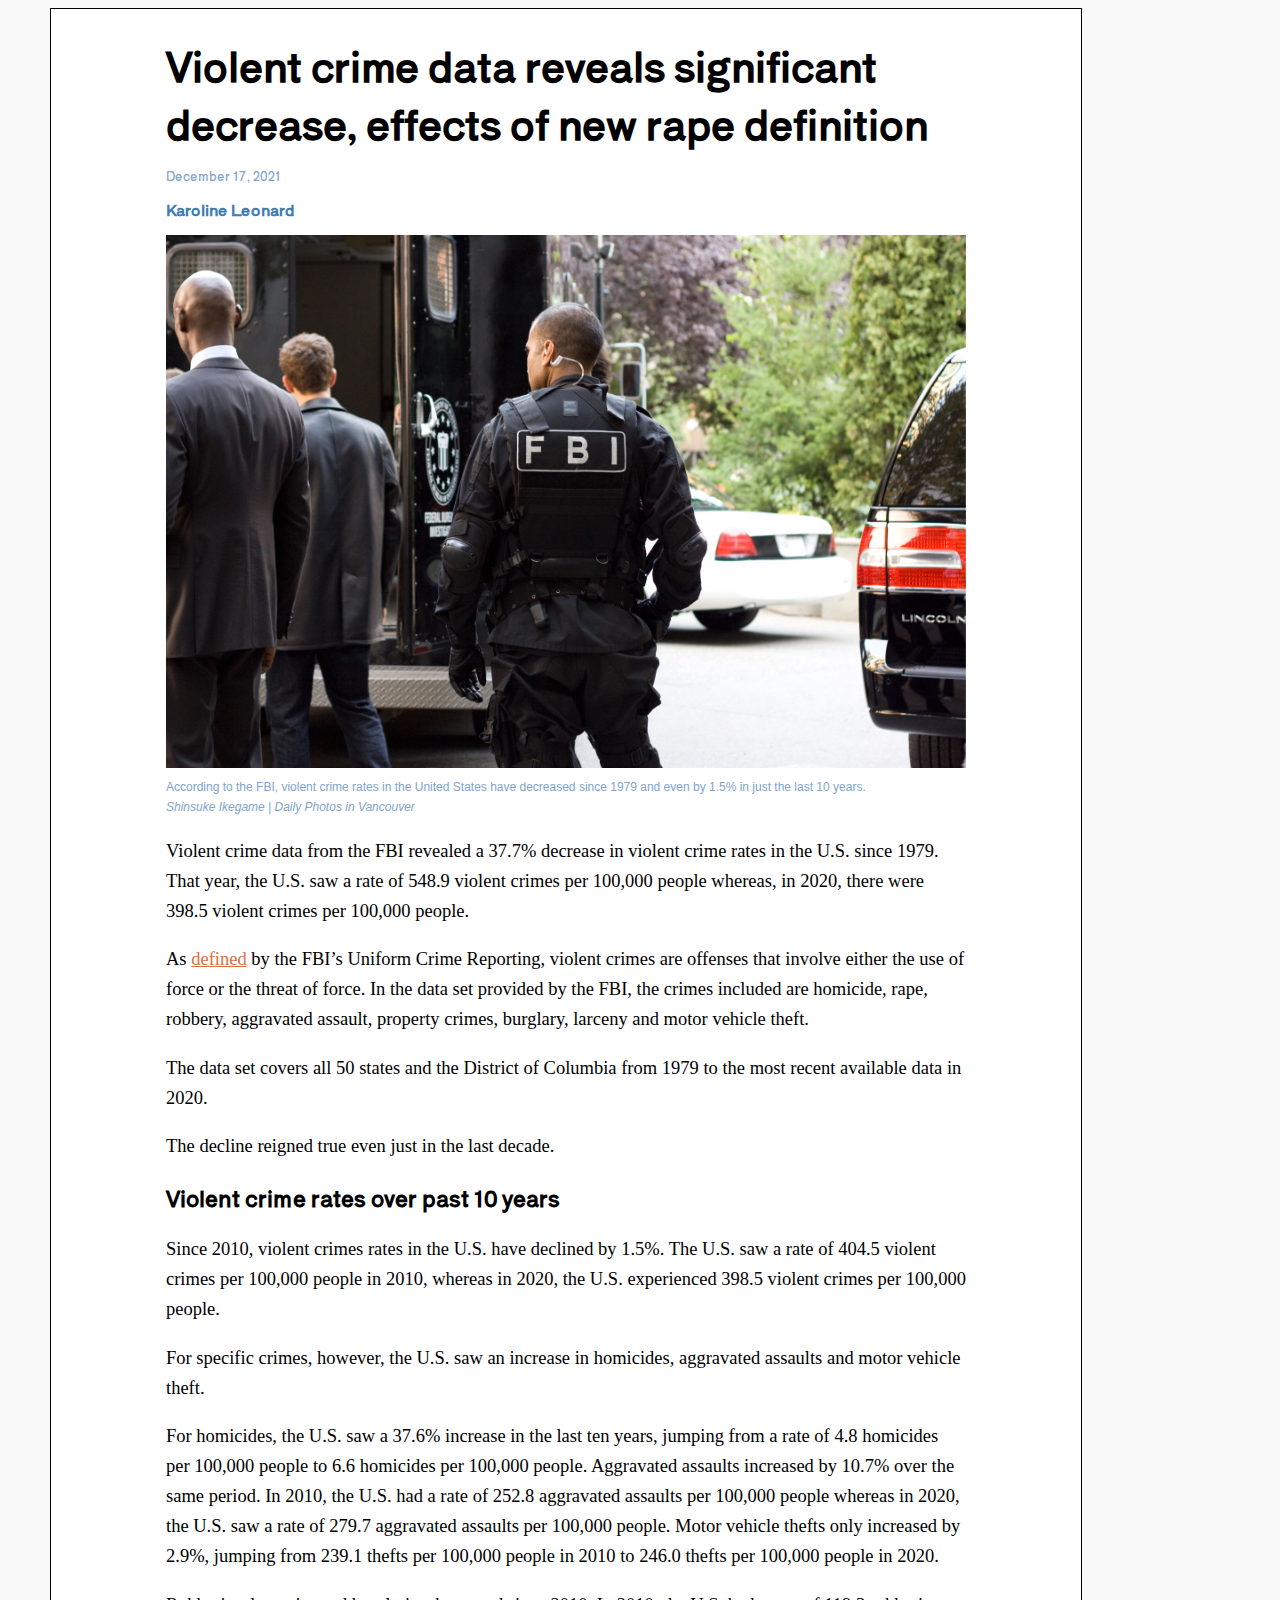
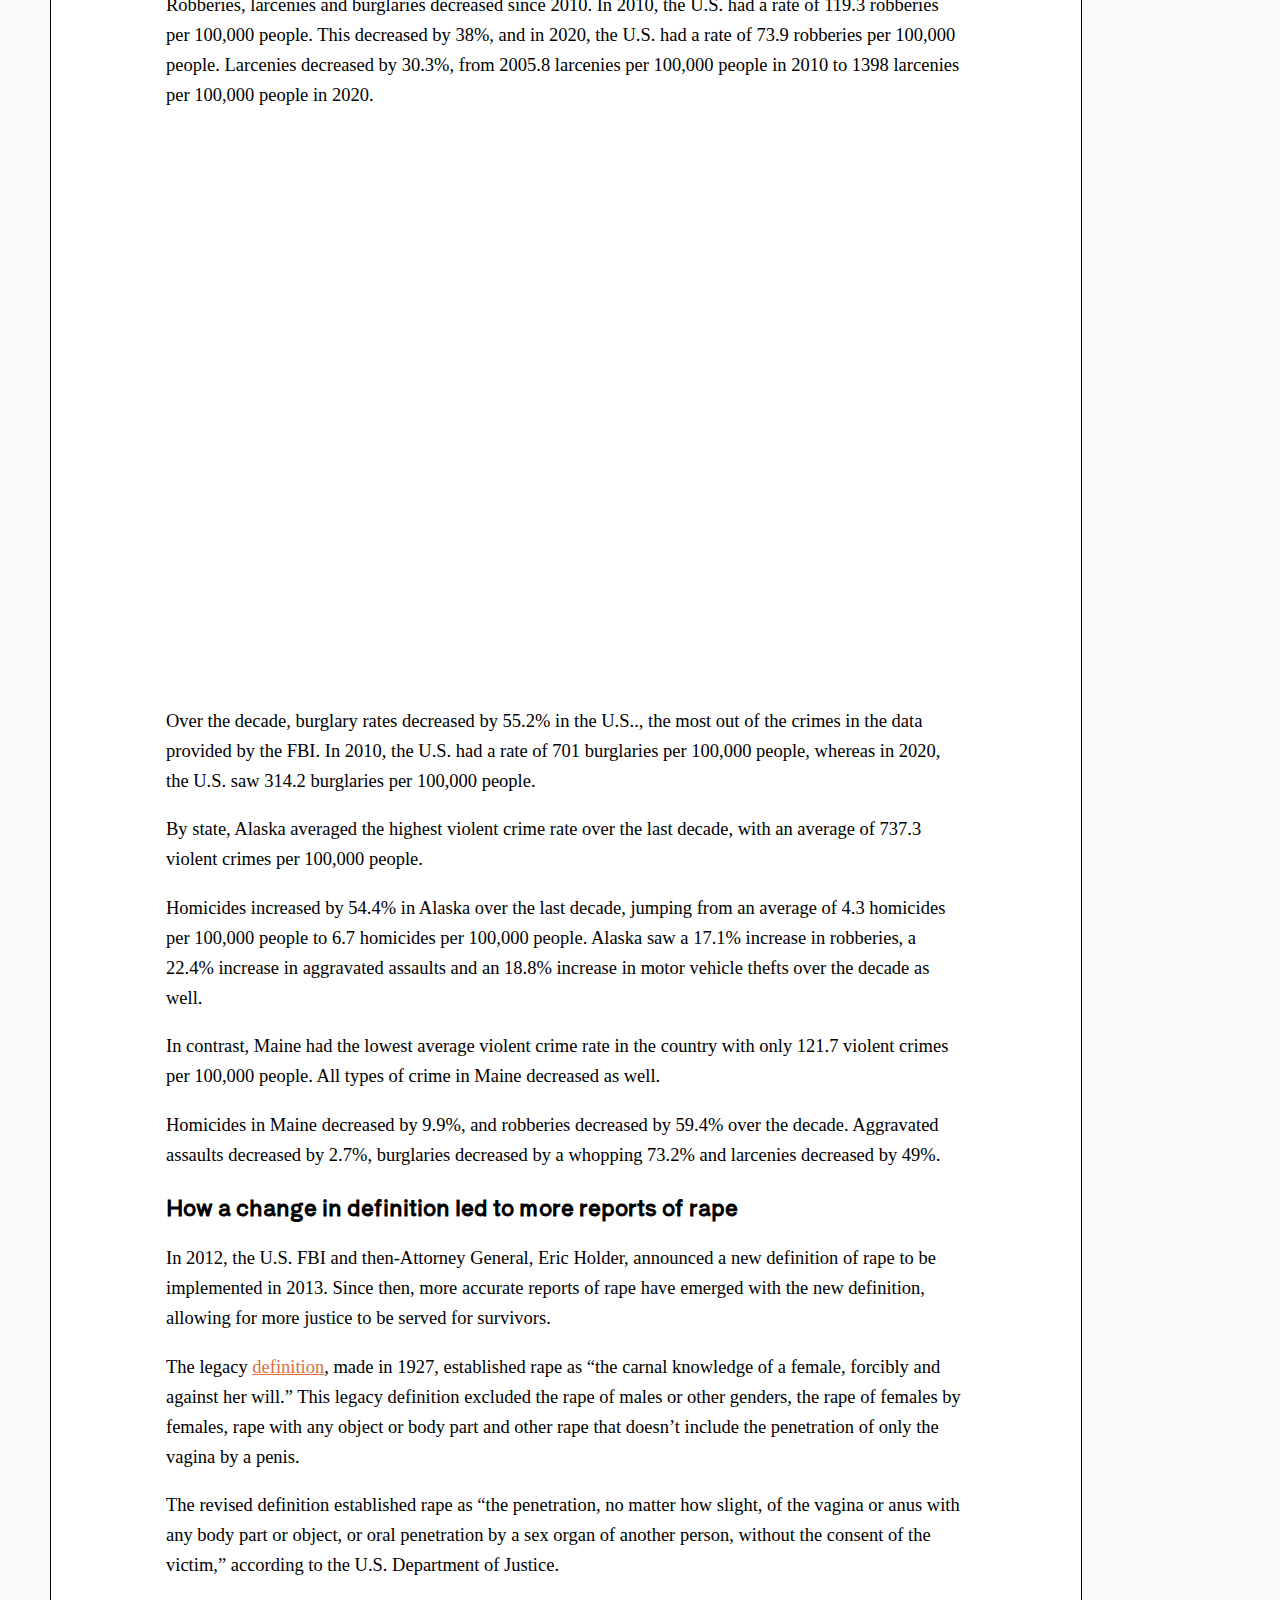
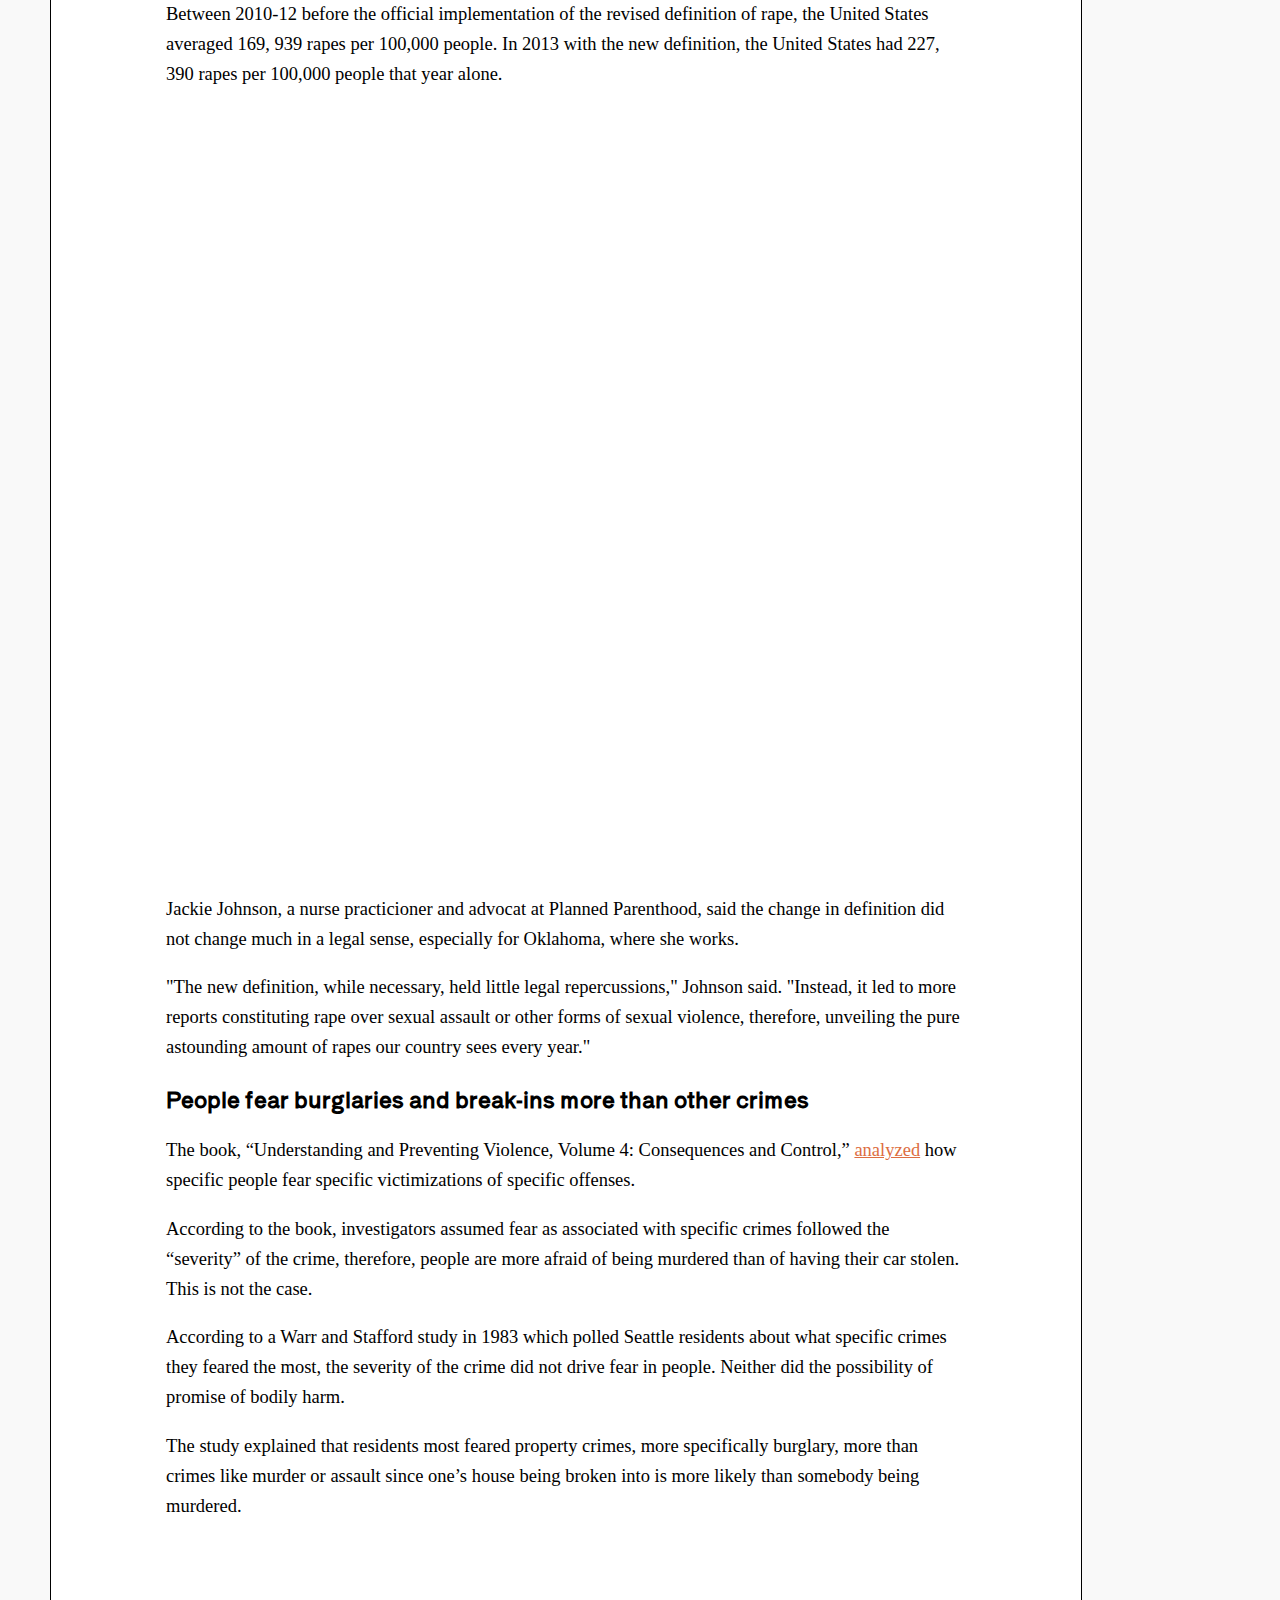
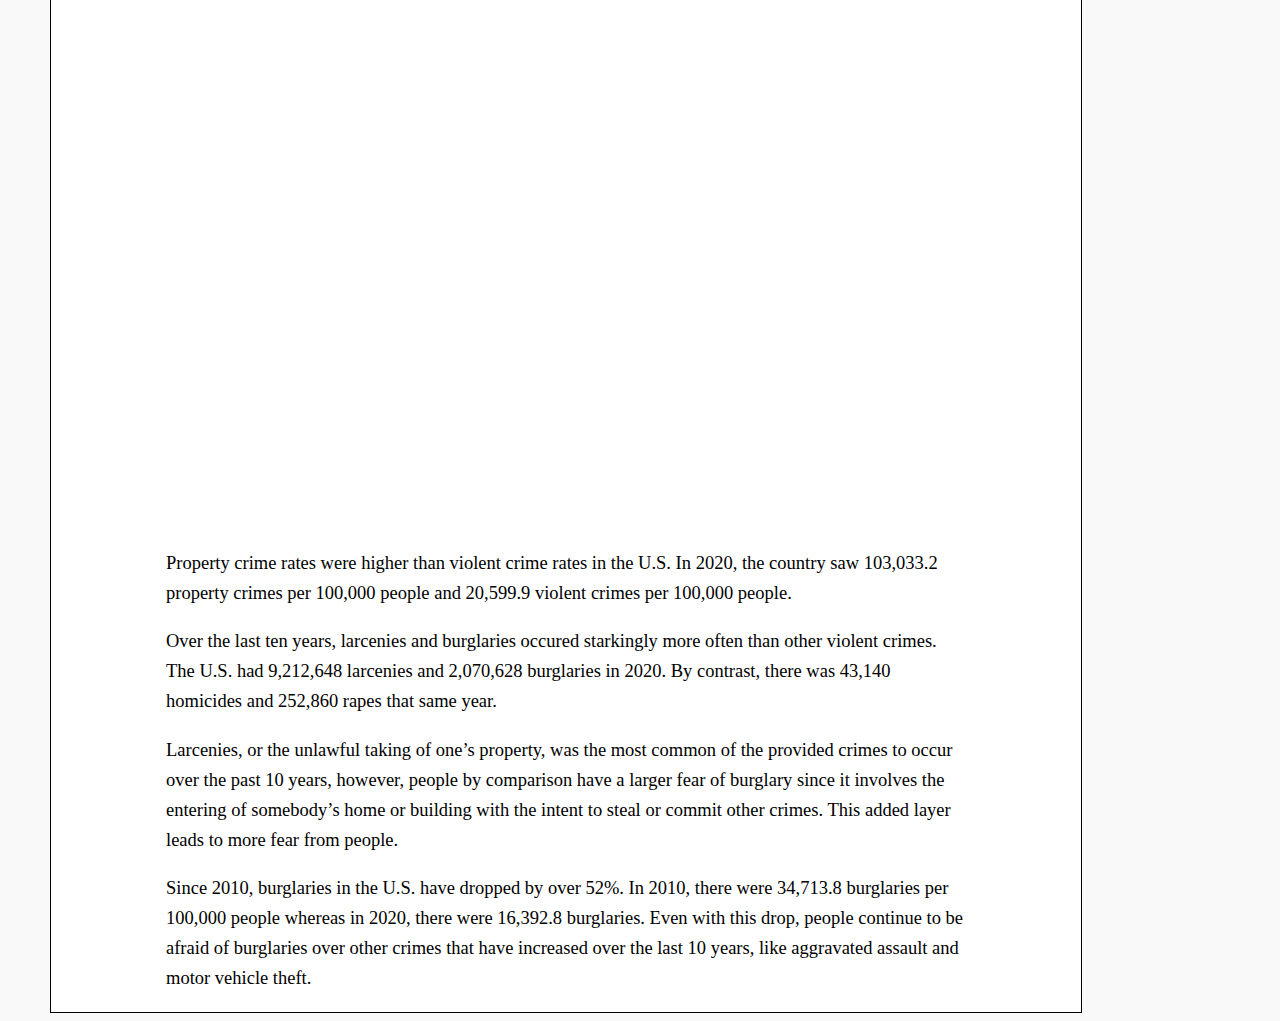
<file: index.html>
<!DOCTYPE html>
<html>
<head>
	<meta charset="utf-8">
	<meta name="viewport" content="width=device-width, initial-scale=1">
	<link rel="stylesheet" type="text/css" href="main.css">
	<title>Karoline Leonard JNL 221 Final Project</title>
	<link rel="preconnect" href="https://fonts.googleapis.com">
	<link rel="preconnect" href="https://fonts.gstatic.com" crossorigin>
	<link href="https://fonts.googleapis.com/css2?family=Shippori+Antique&family=Source+Serif+Pro:wght@300&display=swap" rel="stylesheet">
</head>
<body>
	<div class="article">
		<div class="story_top">
			<h1 id="headline">
				Violent crime data reveals significant decrease, effects of new rape definition
			</h1>
			<p id="time_stamp">December 17, 2021</p>
			<p id="byline">Karoline Leonard</p>
		</div>
		<div class="dom_image">
			<img id="image1" src="FBIphoto1.jpeg" alt="A photo of an FBI Swat Agent">
			<p id="caption1">According to the FBI, violent crime rates in the United States have decreased since 1979 and even by 1.5% in just the last 10 years. <em>Shinsuke Ikegame | Daily Photos in Vancouver</em>
			</p>
		</div>
		<div class="story_text">
			<p id="story_p">
				Violent crime data from the FBI revealed a 37.7% decrease in violent crime rates in the U.S.  since 1979. That year, the U.S. saw a rate of 548.9 violent crimes per 100,000 people whereas, in 2020, there were 398.5 violent crimes per 100,000 people. 
			</p>
			<p id="story_p">
				As <a href="https://ucr.fbi.gov/crime-in-the-u.s/2018/crime-in-the-u.s.-2018/topic-pages/violent-crime">defined</a> by the FBI’s Uniform Crime Reporting, violent crimes are offenses that involve either the use of force or the threat of force. In the data set provided by the FBI, the crimes included are homicide, rape, robbery, aggravated assault, property crimes, burglary, larceny and motor vehicle theft.
			</p>
			<p id="story_p">
				 The data set covers all 50 states and the District of Columbia from 1979 to the most recent available data in 2020.
			</p>
			<p id="story_p">
				The decline reigned true even just in the last decade. 
			</p>
			<h3>Violent crime rates over past 10 years</h3>
			<p id="story_p">
				Since 2010, violent crimes rates in the U.S. have declined by 1.5%. The U.S. saw a rate of 404.5 violent crimes per 100,000 people in 2010, whereas in 2020, the U.S. experienced 398.5 violent crimes per 100,000 people. 
			</p>
			<p id="story_p">
				For specific crimes, however, the U.S. saw an increase in homicides, aggravated assaults and motor vehicle theft. 
			</p>
			<p id="story_p">
				For homicides, the U.S. saw a 37.6% increase in the last ten years, jumping from a rate of 4.8 homicides per 100,000 people to 6.6 homicides per 100,000 people. Aggravated assaults increased by 10.7% over the same period. In 2010, the U.S. had a rate of 252.8 aggravated assaults per 100,000 people whereas in 2020, the U.S. saw a rate of 279.7 aggravated assaults per 100,000 people. Motor vehicle thefts only increased by 2.9%, jumping from 239.1 thefts per 100,000 people in 2010 to 246.0 thefts per 100,000 people in 2020. 
			</p>
			<p id="story_p">
				Robberies, larcenies and burglaries decreased since 2010. In 2010, the U.S. had a rate of 119.3 robberies per 100,000 people. This decreased by 38%, and in 2020, the U.S. had a rate of 73.9 robberies per 100,000 people. Larcenies decreased by 30.3%, from 2005.8 larcenies per 100,000 people in 2010 to 1398 larcenies per 100,000 people in 2020. 
			</p>
		</div>
		<div class="data_visualization_1">
			<iframe title="Alaska had highest average violent crime rate past 10 years" aria-label="Map" id="datawrapper-chart-JcWcE" src="https://datawrapper.dwcdn.net/JcWcE/2/" scrolling="no" frameborder="0" style="width: 0; min-width: 100% !important; border: none;" height="555"></iframe><script type="text/javascript">!function(){"use strict";window.addEventListener("message",(function(e){if(void 0!==e.data["datawrapper-height"]){var t=document.querySelectorAll("iframe");for(var a in e.data["datawrapper-height"])for(var r=0;r<t.length;r++){if(t[r].contentWindow===e.source)t[r].style.height=e.data["datawrapper-height"][a]+"px"}}}))}();  </script>
		</div>
		<div class="story_text">
			<p id="story_p">
				Over the decade, burglary rates decreased by 55.2% in the U.S.., the most out of the crimes in the data provided by the FBI. In 2010, the U.S. had a rate of 701 burglaries per 100,000 people, whereas in 2020, the U.S. saw 314.2 burglaries per 100,000 people. 
			</p>
			<p id="story_p">
				By state, Alaska averaged the highest violent crime rate over the last decade, with an average of 737.3 violent crimes per 100,000 people. 
			</p>
			<p id="story_p">
				Homicides increased by 54.4% in Alaska over the last decade, jumping from an average of 4.3 homicides per 100,000 people to 6.7 homicides per 100,000 people. Alaska saw a 17.1% increase in robberies, a 22.4% increase in aggravated assaults and an 18.8% increase in motor vehicle thefts over the decade as well. 
			</p>
			<p id="story_p">
				In contrast, Maine had the lowest average violent crime rate in the country with only 121.7 violent crimes per 100,000 people. All types of crime in Maine decreased as well. 
			</p>
			<p id="story_p">
				Homicides in Maine decreased by 9.9%, and robberies decreased by 59.4% over the decade. Aggravated assaults decreased by 2.7%, burglaries decreased by a whopping 73.2% and larcenies decreased by 49%. 
			</p>
			<h3>How a change in definition led to more reports of rape</h3>
			<p id="story_p">
				In 2012, the U.S. FBI and then-Attorney General, Eric Holder, announced a new definition of rape to be implemented in 2013. Since then, more accurate reports of rape have emerged with the new definition, allowing for more justice to be served for survivors. 
			</p>
			<p id="story_p">
				The legacy <a href="https://www.justice.gov/archives/opa/blog/updated-definition-rape">definition</a>, made in 1927, established rape as “the carnal knowledge of a female, forcibly and against her will.” This legacy definition excluded the rape of males or other genders, the rape of females by females, rape with any object or body part and other rape that doesn’t include the penetration of only the vagina by a penis. 
			</p>
			<p id="story_p">
				The revised definition established rape as “the penetration, no matter how slight, of the vagina or anus with any body part or object, or oral penetration by a sex organ of another person, without the consent of the victim,” according to the U.S. Department of Justice. 
			</p>
			<p id="story_p">
				Between 2010-12 before the official implementation of the revised definition of rape, the United States averaged 169, 939 rapes per 100,000 people. In 2013 with the new definition, the United States had 227, 390 rapes per 100,000 people that year alone. 
			</p>
		</div>
		<div class="data_visualization_2">
			<iframe title="A new definition of rape led to significantly more reported cases" aria-label="Column Chart" id="datawrapper-chart-CiFPU" src="https://datawrapper.dwcdn.net/CiFPU/1/" scrolling="no" frameborder="0" style="width: 0; min-width: 100% !important; border: none;" height="764"></iframe><script type="text/javascript">!function(){"use strict";window.addEventListener("message",(function(e){if(void 0!==e.data["datawrapper-height"]){var t=document.querySelectorAll("iframe");for(var a in e.data["datawrapper-height"])for(var r=0;r<t.length;r++){if(t[r].contentWindow===e.source)t[r].style.height=e.data["datawrapper-height"][a]+"px"}}}))}(); 
		</script>
		</div>
		<div class="story_text">
			<p id="story_p">
				Jackie Johnson, a nurse practicioner and advocat at Planned Parenthood, said the change in definition did not change much in a legal sense, especially for Oklahoma, where she works. 
			</p>
			<p id="story_p">
				"The new definition, while necessary, held little legal repercussions," Johnson said. "Instead, it led to more reports constituting rape over sexual assault or other forms of sexual violence, therefore, unveiling the pure astounding amount of rapes our country sees every year."
			</p>
			<h3>People fear burglaries and break-ins more than  other  crimes</h3>
			<p id="story_p">
				The book, “Understanding and Preventing Violence, Volume 4: Consequences and Control,” <a href="https://www.nap.edu/read/4422/chapter/2#8">analyzed</a> how specific people fear specific victimizations of specific offenses. 
			</p>
			<p id="story_p">
				According to the book, investigators assumed fear as associated with specific crimes followed the “severity” of the crime, therefore, people are more afraid of being murdered than of having their car stolen. This is not the case. 
			</p>
			<p id="story_p">
				According to a Warr and Stafford study in 1983 which polled Seattle residents about what specific crimes they feared the most, the severity of the crime did not drive fear in people. Neither did the possibility of promise of bodily harm. 
			</p>
			<p id="story_p">
				The study explained that residents most feared property crimes, more specifically burglary, more than crimes like murder or assault since one’s house being broken into is more likely than somebody being murdered. 
			</p>
		</div>
		<div class="data_visualization_3">
			<iframe title="Burglaries in the U.S. have dropped since 2010" aria-label="Interactive line chart" id="datawrapper-chart-QJQTS" src="https://datawrapper.dwcdn.net/QJQTS/4/" scrolling="no" frameborder="0" style="width: 0; min-width: 100% !important; border: none;" height="586"></iframe><script type="text/javascript">!function(){"use strict";window.addEventListener("message",(function(e){if(void 0!==e.data["datawrapper-height"]){var t=document.querySelectorAll("iframe");for(var a in e.data["datawrapper-height"])for(var r=0;r<t.length;r++){if(t[r].contentWindow===e.source)t[r].style.height=e.data["datawrapper-height"][a]+"px"}}}))}();</script>
		</div>
		<div class="story_text">
			<p id="story_p">
				Property crime rates were higher than violent crime rates in the U.S. In 2020, the country saw 103,033.2 property crimes per 100,000 people and 20,599.9 violent crimes per 100,000 people. 
			</p>
			<p id="story_p">
				Over the last ten years, larcenies and burglaries occured starkingly more often than other violent crimes. The U.S. had 9,212,648 larcenies and 2,070,628 burglaries in 2020. By contrast, there was 43,140 homicides and 252,860 rapes that same year. 
			</p>
			<p id="story_p">
				Larcenies, or the unlawful taking of one’s property, was the most common of the provided crimes to occur over the past 10 years, however, people by comparison have a larger fear of burglary since it involves the entering of somebody’s home or building with the intent to steal or commit other crimes. This added layer leads to more fear from people. 
			</p>
			<p id="story_p">
				Since 2010, burglaries in the U.S. have dropped by over 52%. In 2010, there were 34,713.8 burglaries per 100,000 people whereas in 2020, there were 16,392.8 burglaries. Even with this drop, people continue to be afraid of burglaries over other crimes that have increased over the last 10 years, like aggravated assault and motor vehicle theft. 
			</p>
		</div>
</file>
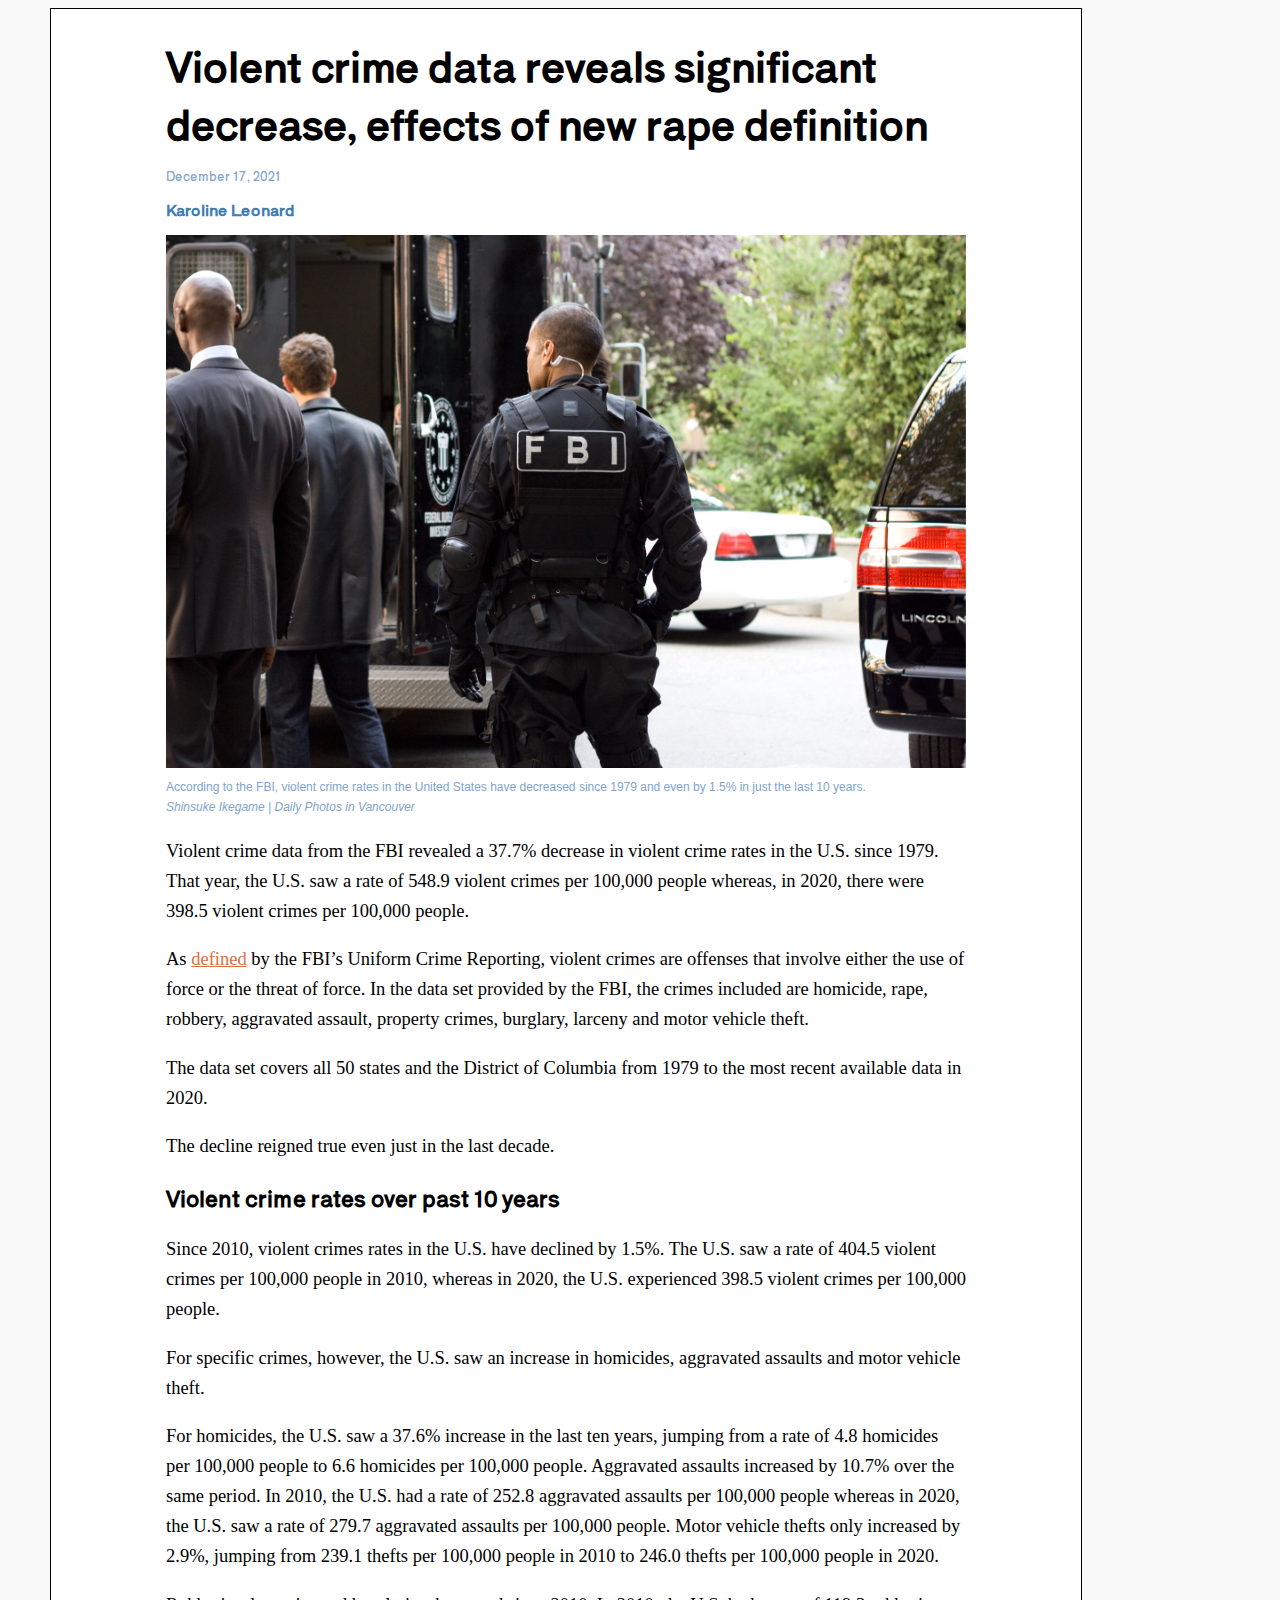
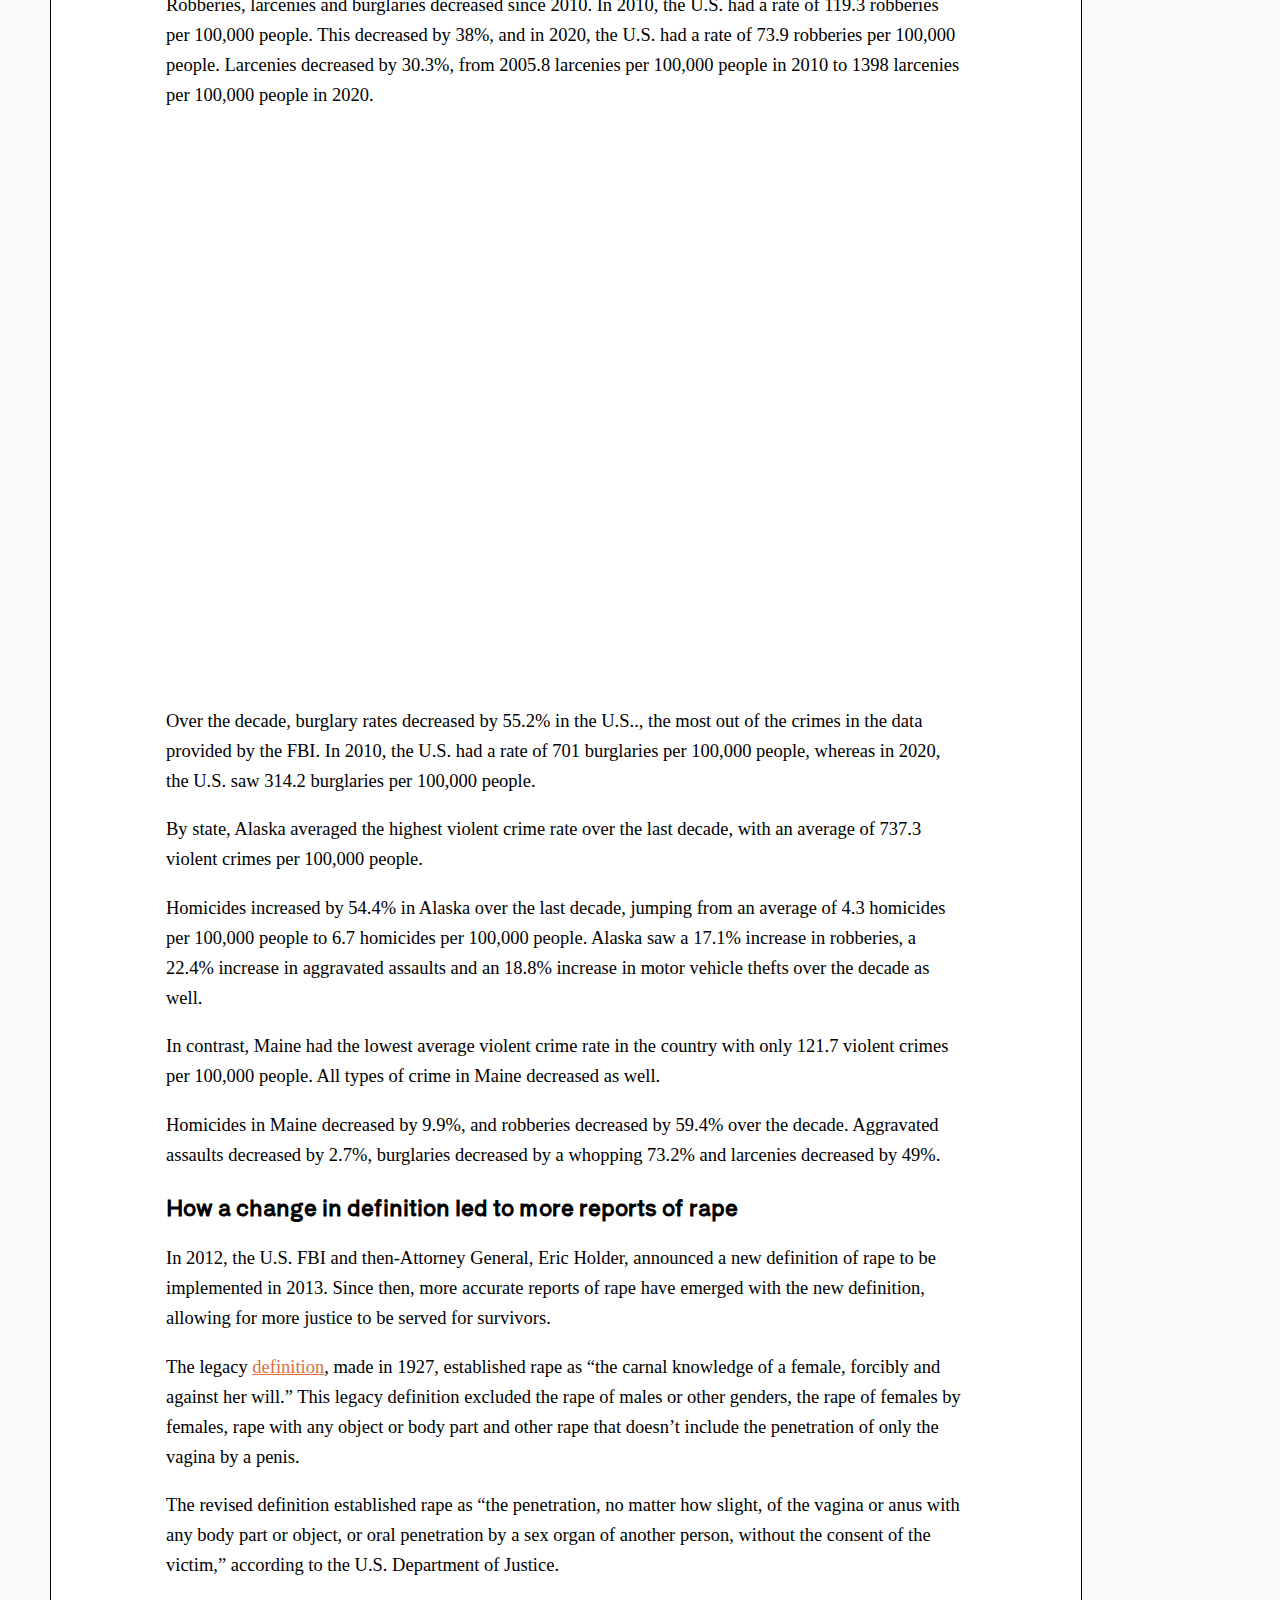
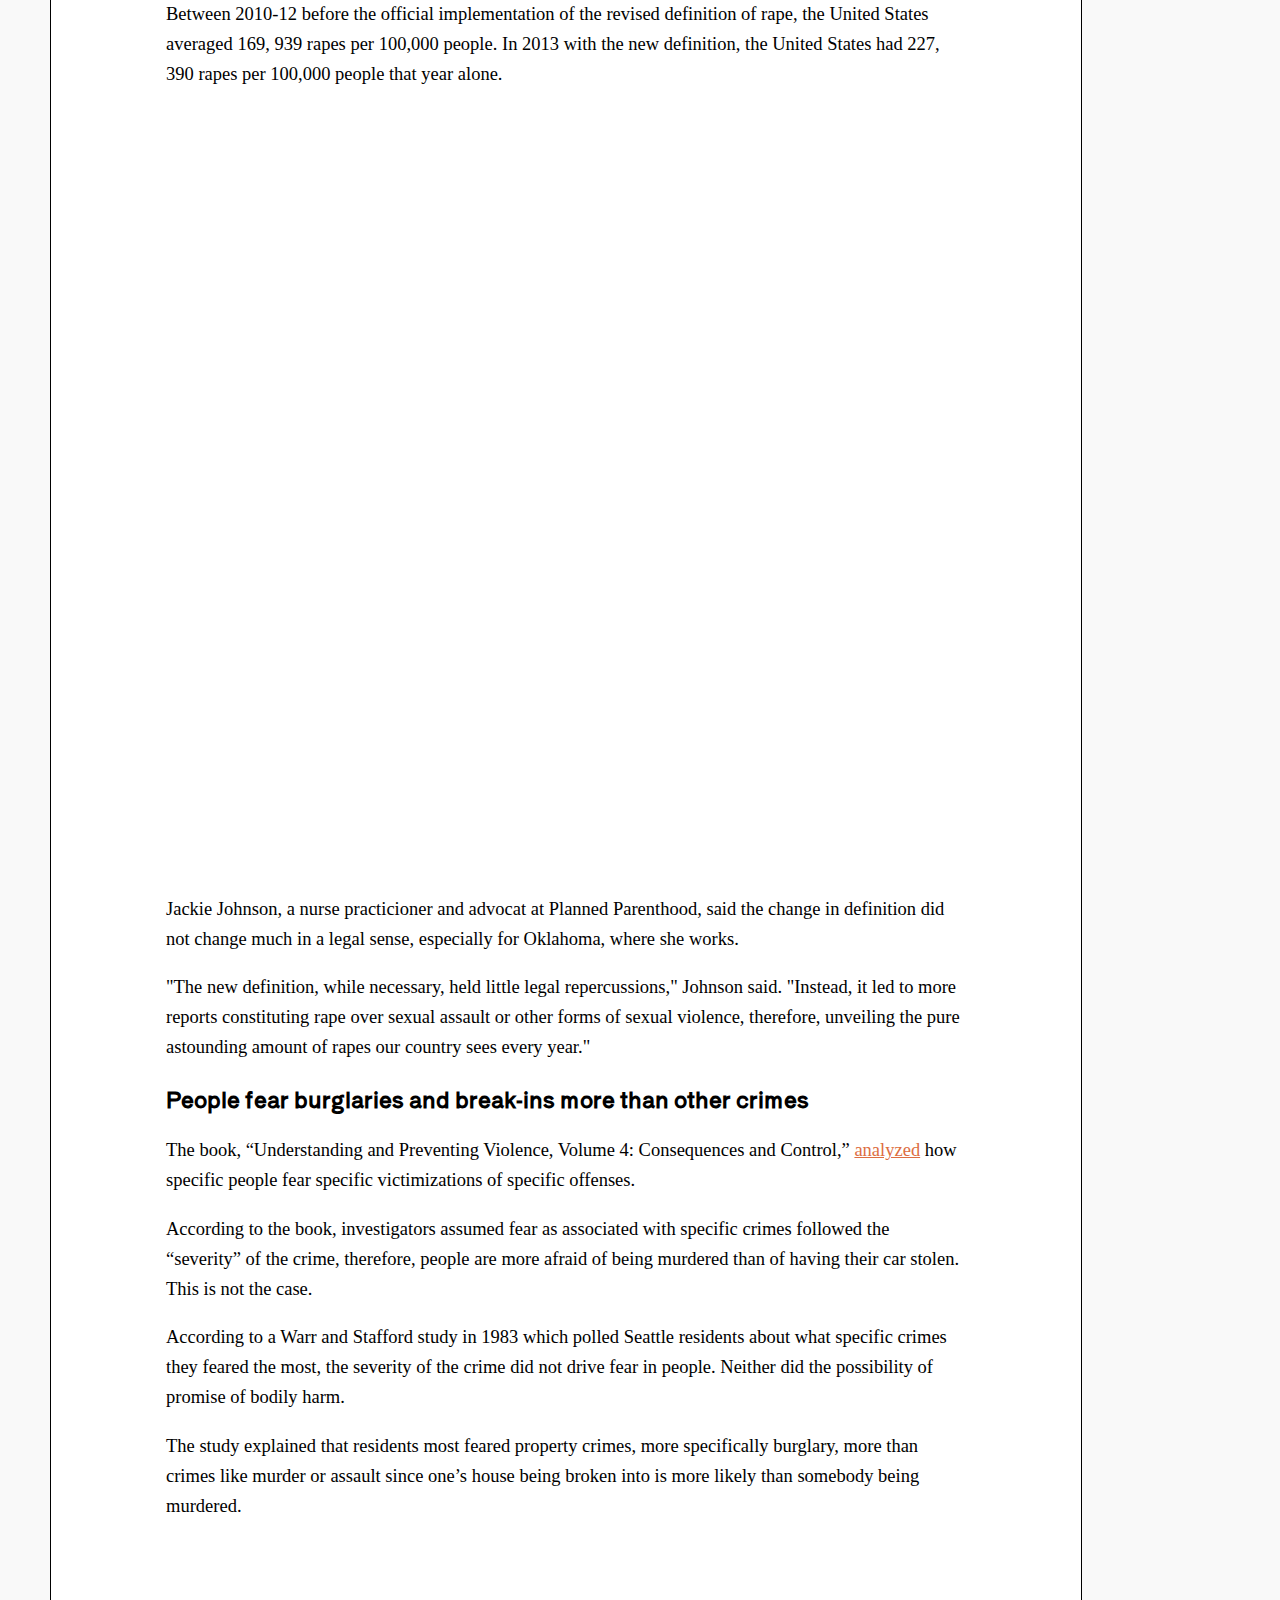
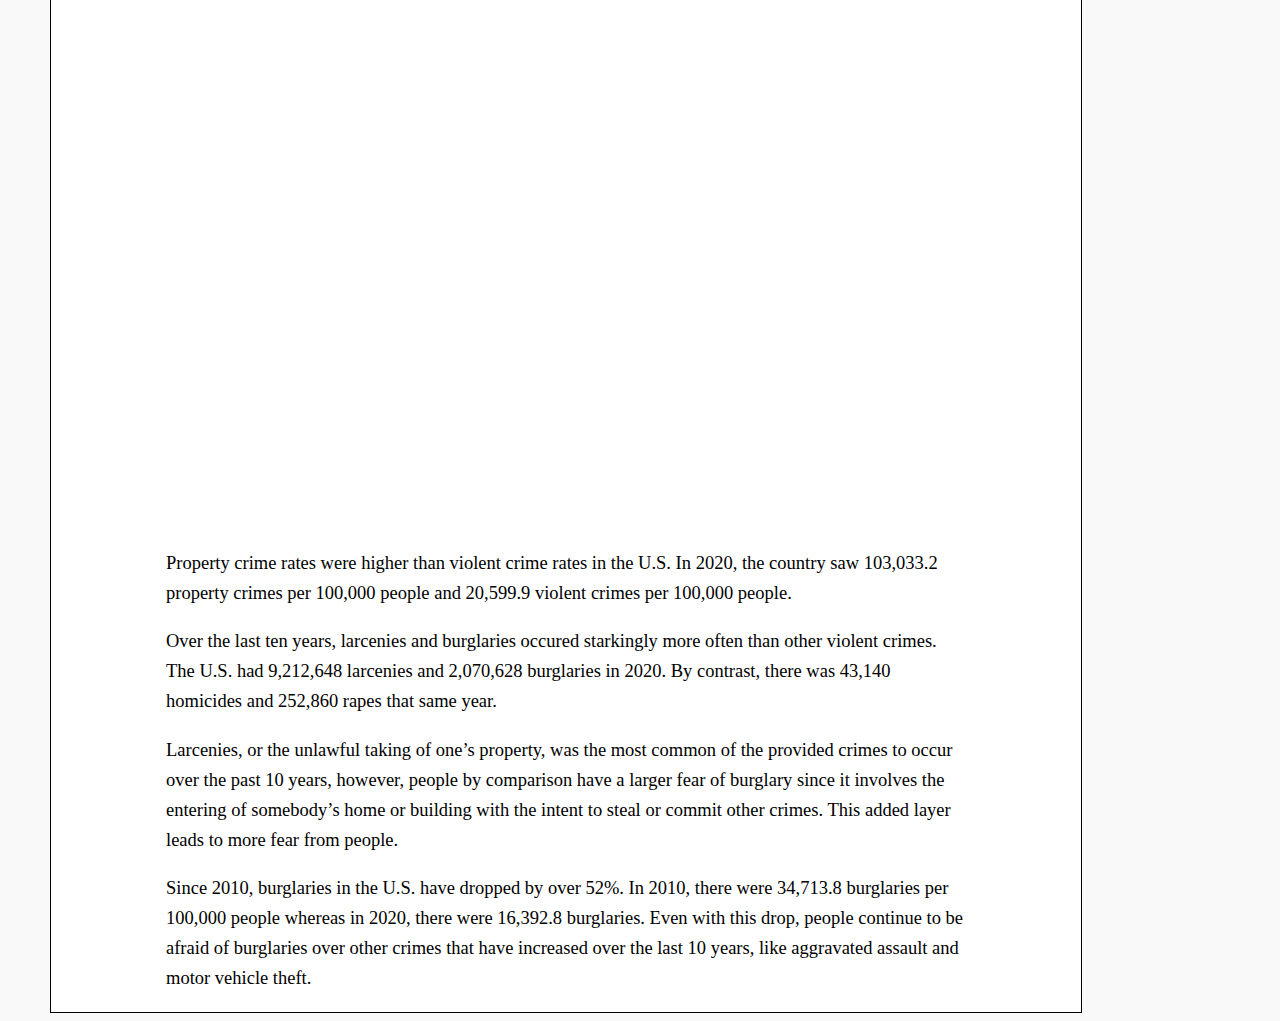
<file: JNL221_Final_KL.html>
<!DOCTYPE html>
<html>
<head>
	<meta charset="utf-8">
	<meta name="viewport" content="width=device-width, initial-scale=1">
	<link rel="stylesheet" type="text/css" href="JNL221_Final_KL.css">
	<title>Karoline Leonard JNL 221 Final Project</title>
	<link rel="preconnect" href="https://fonts.googleapis.com">
	<link rel="preconnect" href="https://fonts.gstatic.com" crossorigin>
	<link href="https://fonts.googleapis.com/css2?family=Shippori+Antique&family=Source+Serif+Pro:wght@300&display=swap" rel="stylesheet">
</head>
<body>
	<div class="article">
		<div class="story_top">
			<h1 id="headline">
				Violent crime data reveals significant decrease, effects of new rape definition
			</h1>
			<p id="time_stamp">December 17, 2021</p>
			<p id="byline">Karoline Leonard</p>
		</div>
		<div class="dom_image">
			<img id="image1" src="FBIphoto1.jpeg" alt="A photo of an FBI Swat Agent">
			<p id="caption1">According to the FBI, violent crime rates in the United States have decreased since 1979 and even by 1.5% in just the last 10 years. <em>Shinsuke Ikegame | Daily Photos in Vancouver</em>
			</p>
		</div>
		<div class="story_text">
			<p id="story_p">
				Violent crime data from the FBI revealed a 37.7% decrease in violent crime rates in the U.S.  since 1979. That year, the U.S. saw a rate of 548.9 violent crimes per 100,000 people whereas, in 2020, there were 398.5 violent crimes per 100,000 people. 
			</p>
			<p id="story_p">
				As <a href="https://ucr.fbi.gov/crime-in-the-u.s/2018/crime-in-the-u.s.-2018/topic-pages/violent-crime">defined</a> by the FBI’s Uniform Crime Reporting, violent crimes are offenses that involve either the use of force or the threat of force. In the data set provided by the FBI, the crimes included are homicide, rape, robbery, aggravated assault, property crimes, burglary, larceny and motor vehicle theft.
			</p>
			<p id="story_p">
				 The data set covers all 50 states and the District of Columbia from 1979 to the most recent available data in 2020.
			</p>
			<p id="story_p">
				The decline reigned true even just in the last decade. 
			</p>
			<h3>Violent crime rates over past 10 years</h3>
			<p id="story_p">
				Since 2010, violent crimes rates in the U.S. have declined by 1.5%. The U.S. saw a rate of 404.5 violent crimes per 100,000 people in 2010, whereas in 2020, the U.S. experienced 398.5 violent crimes per 100,000 people. 
			</p>
			<p id="story_p">
				For specific crimes, however, the U.S. saw an increase in homicides, aggravated assaults and motor vehicle theft. 
			</p>
			<p id="story_p">
				For homicides, the U.S. saw a 37.6% increase in the last ten years, jumping from a rate of 4.8 homicides per 100,000 people to 6.6 homicides per 100,000 people. Aggravated assaults increased by 10.7% over the same period. In 2010, the U.S. had a rate of 252.8 aggravated assaults per 100,000 people whereas in 2020, the U.S. saw a rate of 279.7 aggravated assaults per 100,000 people. Motor vehicle thefts only increased by 2.9%, jumping from 239.1 thefts per 100,000 people in 2010 to 246.0 thefts per 100,000 people in 2020. 
			</p>
			<p id="story_p">
				Robberies, larcenies and burglaries decreased since 2010. In 2010, the U.S. had a rate of 119.3 robberies per 100,000 people. This decreased by 38%, and in 2020, the U.S. had a rate of 73.9 robberies per 100,000 people. Larcenies decreased by 30.3%, from 2005.8 larcenies per 100,000 people in 2010 to 1398 larcenies per 100,000 people in 2020. 
			</p>
		</div>
		<div class="data_visualization_1">
			<iframe title="Alaska had highest average violent crime rate past 10 years" aria-label="Map" id="datawrapper-chart-JcWcE" src="https://datawrapper.dwcdn.net/JcWcE/2/" scrolling="no" frameborder="0" style="width: 0; min-width: 100% !important; border: none;" height="555"></iframe><script type="text/javascript">!function(){"use strict";window.addEventListener("message",(function(e){if(void 0!==e.data["datawrapper-height"]){var t=document.querySelectorAll("iframe");for(var a in e.data["datawrapper-height"])for(var r=0;r<t.length;r++){if(t[r].contentWindow===e.source)t[r].style.height=e.data["datawrapper-height"][a]+"px"}}}))}();  </script>
		</div>
		<div class="story_text">
			<p id="story_p">
				Over the decade, burglary rates decreased by 55.2% in the U.S.., the most out of the crimes in the data provided by the FBI. In 2010, the U.S. had a rate of 701 burglaries per 100,000 people, whereas in 2020, the U.S. saw 314.2 burglaries per 100,000 people. 
			</p>
			<p id="story_p">
				By state, Alaska averaged the highest violent crime rate over the last decade, with an average of 737.3 violent crimes per 100,000 people. 
			</p>
			<p id="story_p">
				Homicides increased by 54.4% in Alaska over the last decade, jumping from an average of 4.3 homicides per 100,000 people to 6.7 homicides per 100,000 people. Alaska saw a 17.1% increase in robberies, a 22.4% increase in aggravated assaults and an 18.8% increase in motor vehicle thefts over the decade as well. 
			</p>
			<p id="story_p">
				In contrast, Maine had the lowest average violent crime rate in the country with only 121.7 violent crimes per 100,000 people. All types of crime in Maine decreased as well. 
			</p>
			<p id="story_p">
				Homicides in Maine decreased by 9.9%, and robberies decreased by 59.4% over the decade. Aggravated assaults decreased by 2.7%, burglaries decreased by a whopping 73.2% and larcenies decreased by 49%. 
			</p>
			<h3>How a change in definition led to more reports of rape</h3>
			<p id="story_p">
				In 2012, the U.S. FBI and then-Attorney General, Eric Holder, announced a new definition of rape to be implemented in 2013. Since then, more accurate reports of rape have emerged with the new definition, allowing for more justice to be served for survivors. 
			</p>
			<p id="story_p">
				The legacy <a href="https://www.justice.gov/archives/opa/blog/updated-definition-rape">definition</a>, made in 1927, established rape as “the carnal knowledge of a female, forcibly and against her will.” This legacy definition excluded the rape of males or other genders, the rape of females by females, rape with any object or body part and other rape that doesn’t include the penetration of only the vagina by a penis. 
			</p>
			<p id="story_p">
				The revised definition established rape as “the penetration, no matter how slight, of the vagina or anus with any body part or object, or oral penetration by a sex organ of another person, without the consent of the victim,” according to the U.S. Department of Justice. 
			</p>
			<p id="story_p">
				Between 2010-12 before the official implementation of the revised definition of rape, the United States averaged 169, 939 rapes per 100,000 people. In 2013 with the new definition, the United States had 227, 390 rapes per 100,000 people that year alone. 
			</p>
		</div>
		<div class="data_visualization_2">
			<iframe title="A new definition of rape led to significantly more reported cases" aria-label="Column Chart" id="datawrapper-chart-CiFPU" src="https://datawrapper.dwcdn.net/CiFPU/1/" scrolling="no" frameborder="0" style="width: 0; min-width: 100% !important; border: none;" height="764"></iframe><script type="text/javascript">!function(){"use strict";window.addEventListener("message",(function(e){if(void 0!==e.data["datawrapper-height"]){var t=document.querySelectorAll("iframe");for(var a in e.data["datawrapper-height"])for(var r=0;r<t.length;r++){if(t[r].contentWindow===e.source)t[r].style.height=e.data["datawrapper-height"][a]+"px"}}}))}(); 
		</script>
		</div>
		<div class="story_text">
			<p id="story_p">
				Jackie Johnson, a nurse practicioner and advocat at Planned Parenthood, said the change in definition did not change much in a legal sense, especially for Oklahoma, where she works. 
			</p>
			<p id="story_p">
				"The new definition, while necessary, held little legal repercussions," Johnson said. "Instead, it led to more reports constituting rape over sexual assault or other forms of sexual violence, therefore, unveiling the pure astounding amount of rapes our country sees every year."
			</p>
			<h3>People fear burglaries and break-ins more than  other  crimes</h3>
			<p id="story_p">
				The book, “Understanding and Preventing Violence, Volume 4: Consequences and Control,” <a href="https://www.nap.edu/read/4422/chapter/2#8">analyzed</a> how specific people fear specific victimizations of specific offenses. 
			</p>
			<p id="story_p">
				According to the book, investigators assumed fear as associated with specific crimes followed the “severity” of the crime, therefore, people are more afraid of being murdered than of having their car stolen. This is not the case. 
			</p>
			<p id="story_p">
				According to a Warr and Stafford study in 1983 which polled Seattle residents about what specific crimes they feared the most, the severity of the crime did not drive fear in people. Neither did the possibility of promise of bodily harm. 
			</p>
			<p id="story_p">
				The study explained that residents most feared property crimes, more specifically burglary, more than crimes like murder or assault since one’s house being broken into is more likely than somebody being murdered. 
			</p>
		</div>
		<div class="data_visualization_3">
			<iframe title="Burglaries in the U.S. have dropped since 2010" aria-label="Interactive line chart" id="datawrapper-chart-QJQTS" src="https://datawrapper.dwcdn.net/QJQTS/4/" scrolling="no" frameborder="0" style="width: 0; min-width: 100% !important; border: none;" height="586"></iframe><script type="text/javascript">!function(){"use strict";window.addEventListener("message",(function(e){if(void 0!==e.data["datawrapper-height"]){var t=document.querySelectorAll("iframe");for(var a in e.data["datawrapper-height"])for(var r=0;r<t.length;r++){if(t[r].contentWindow===e.source)t[r].style.height=e.data["datawrapper-height"][a]+"px"}}}))}();</script>
		</div>
		<div class="story_text">
			<p id="story_p">
				Property crime rates were higher than violent crime rates in the U.S. In 2020, the country saw 103,033.2 property crimes per 100,000 people and 20,599.9 violent crimes per 100,000 people. 
			</p>
			<p id="story_p">
				Over the last ten years, larcenies and burglaries occured starkingly more often than other violent crimes. The U.S. had 9,212,648 larcenies and 2,070,628 burglaries in 2020. By contrast, there was 43,140 homicides and 252,860 rapes that same year. 
			</p>
			<p id="story_p">
				Larcenies, or the unlawful taking of one’s property, was the most common of the provided crimes to occur over the past 10 years, however, people by comparison have a larger fear of burglary since it involves the entering of somebody’s home or building with the intent to steal or commit other crimes. This added layer leads to more fear from people. 
			</p>
			<p id="story_p">
				Since 2010, burglaries in the U.S. have dropped by over 52%. In 2010, there were 34,713.8 burglaries per 100,000 people whereas in 2020, there were 16,392.8 burglaries. Even with this drop, people continue to be afraid of burglaries over other crimes that have increased over the last 10 years, like aggravated assault and motor vehicle theft. 
			</p>
		</div>
</file>
<file: main.css>
/* color palette for project is as follows 
	Yale Blue #054A91
	Steel Blue #3E7CB1
	Iceberg #81A4CD
	Burnt Sienna #DD6E42
	Light Goldenrod Yellow #F0F0C9	
*/
body{
	margin-left: 50px;
	margin-right: 50px;
	background-color: #F9F9F9;
}
.article{
	background-color: white;
	max-width: 1000px;
	padding-right: 15px;
	padding-left: 15px;
	border: .5px solid black;
}
.story_top{
	font-family: 'Shippori Antique', sans-serif;
	max-width: 800px;
	margin-right: auto;
	margin-left: auto;
}
#headline{
	font-size: 40px;
	margin-bottom: 15px;
}
#time_stamp{
	font-size: 12px;
	color: #81A4CD;
}
#byline{
	font-size: 15px;
	color: #3E7CB1;
	font-weight: bold;
}
.dom_image{
	max-width: 800px;
	margin-right: auto;
	margin-left: auto;
	font-family: "Open Sans", sans-serif;
}
#image1{
	width: 100%;
}
h3{
	font-family: 'Shippori Antique', sans-serif; 
}
a{
	color: #DD6E42;
}
#caption1{
	font-size: 12px;
	color: #81A4CD;
	margin-top: 5px;
	max-width: 700px;
	line-height: 20px;
}
.story_text{
	font-family: "Georgia", serif;
	font-size: 18.5px;
	max-width: 800px;
	line-height: 30px;
	margin-left: auto;
	margin-right: auto;
}
.data_visualization_1{
	max-width: 800px;
	margin-right: auto;
	margin-left: auto;
	font-family: "Open Sans", sans-serif;
}
.data_visualization_2{
	max-width: 800px;
	margin-right: auto;
	margin-left: auto;
	font-family: "Open Sans", sans-serif;
}
.data_visualization_3{
	max-width: 800px;
	margin-right: auto;
	margin-left: auto;
	font-family: "Open Sans", sans-serif;
}
</file>
<file: JNL221_Final_KL.css>
/* color palette for project is as follows 
	Yale Blue #054A91
	Steel Blue #3E7CB1
	Iceberg #81A4CD
	Burnt Sienna #DD6E42
	Light Goldenrod Yellow #F0F0C9	
*/
body{
	margin-left: 50px;
	margin-right: 50px;
	background-color: #F9F9F9;
}
.article{
	background-color: white;
	max-width: 1000px;
	padding-right: 15px;
	padding-left: 15px;
	border: .5px solid black;
}
.story_top{
	font-family: 'Shippori Antique', sans-serif;
	max-width: 800px;
	margin-right: auto;
	margin-left: auto;
}
#headline{
	font-size: 40px;
	margin-bottom: 15px;
}
#time_stamp{
	font-size: 12px;
	color: #81A4CD;
}
#byline{
	font-size: 15px;
	color: #3E7CB1;
	font-weight: bold;
}
.dom_image{
	max-width: 800px;
	margin-right: auto;
	margin-left: auto;
	font-family: "Open Sans", sans-serif;
}
#image1{
	width: 100%;
}
h3{
	font-family: 'Shippori Antique', sans-serif; 
}
a{
	color: #DD6E42;
}
#caption1{
	font-size: 12px;
	color: #81A4CD;
	margin-top: 5px;
	max-width: 700px;
	line-height: 20px;
}
.story_text{
	font-family: "Georgia", serif;
	font-size: 18.5px;
	max-width: 800px;
	line-height: 30px;
	margin-left: auto;
	margin-right: auto;
}
.data_visualization_1{
	max-width: 800px;
	margin-right: auto;
	margin-left: auto;
	font-family: "Open Sans", sans-serif;
}
.data_visualization_2{
	max-width: 800px;
	margin-right: auto;
	margin-left: auto;
	font-family: "Open Sans", sans-serif;
}
.data_visualization_3{
	max-width: 800px;
	margin-right: auto;
	margin-left: auto;
	font-family: "Open Sans", sans-serif;
}
</file>
